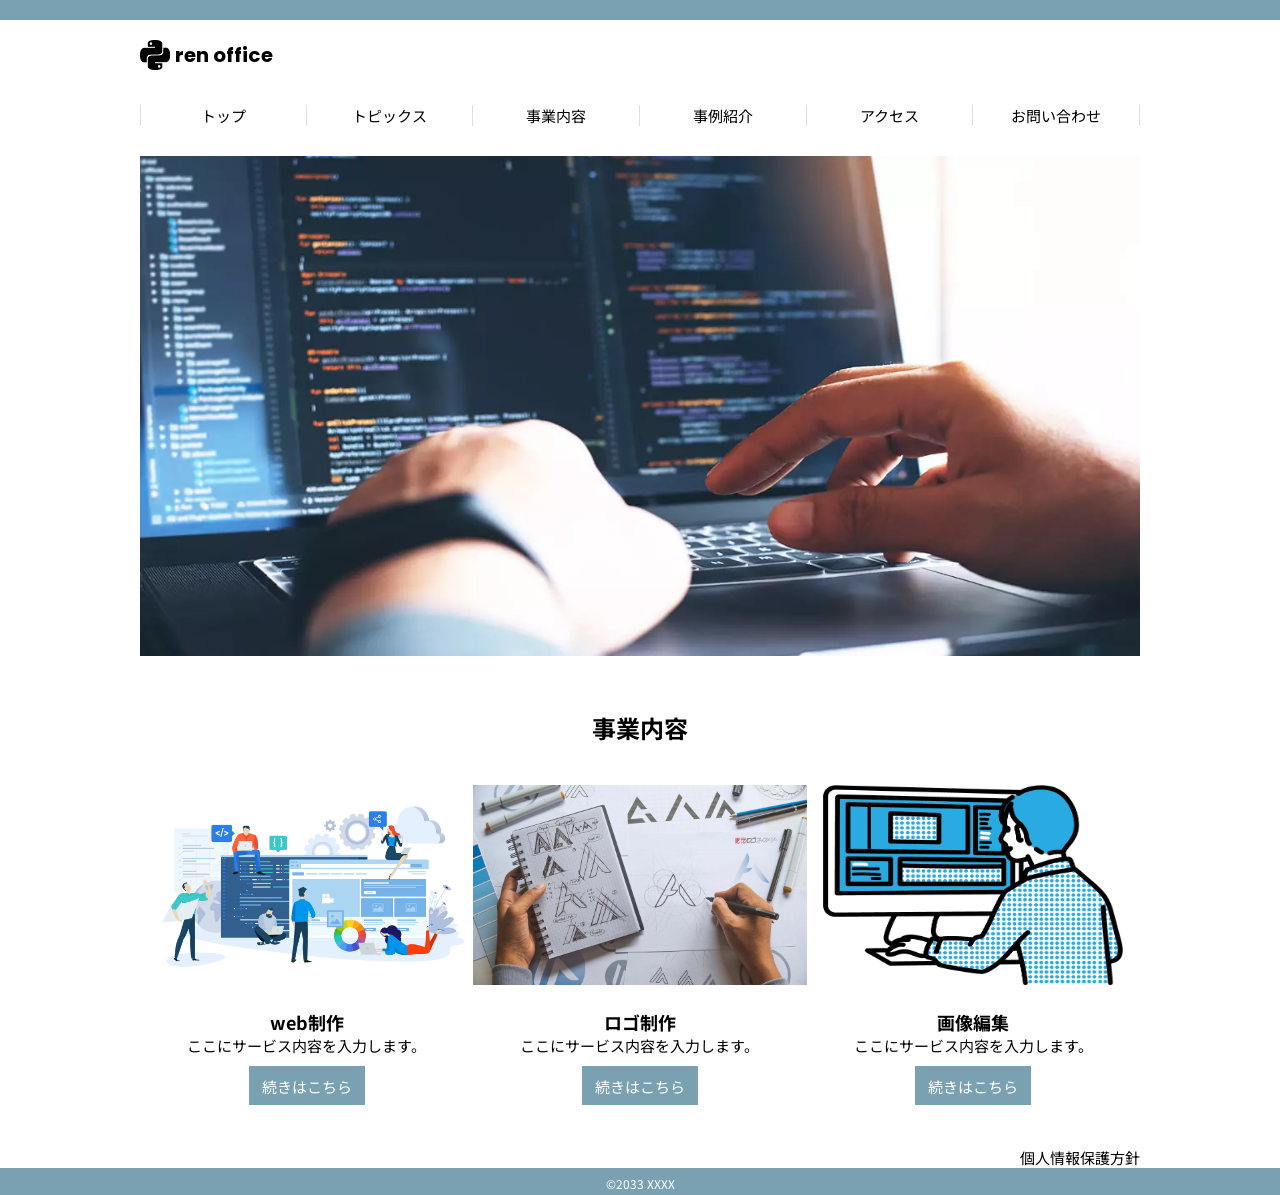
<file: network/index.html>
<!DOCTYPE html>
<html lang="ja">
<head>
    <meta charset="UTF-8">
    <meta http-equiv="X-UA-Compatible" content="IE=edge">
    <meta name="viewport" content="width=device-width, initial-scale=1.0">
    <meta name="description" content="ren office profile">
    <title>ren office</title>
    <!-- style.css -->
    <link rel="stylesheet" href="style.css">
    <!-- reset.css -->
    <link rel="stylesheet" href="reset.css">

    <!-- Google Font -->
    <link rel="preconnect" href="https://fonts.googleapis.com">
    <link rel="preconnect" href="https://fonts.gstatic.com" crossorigin>
    <link href="https://fonts.googleapis.com/css2?family=Dancing+Script:wght@700&family=Noto+Sans+JP:wght@400;500;700&family=Poppins:wght@400;500;700&display=swap" rel="stylesheet">
</head>
<body>
    <header class="w_inner">
        <div class="logo">
            <a href="" class="flex">
                <img src="py.jpg"> 
                <p class="pop">ren office</p>
            </a>
        </div>
        <ul>
            <li><a href="">トップ</a></li>
            <li><a href="">トピックス</a></li>
            <li><a href="">事業内容</a></li>
            <li><a href="">事例紹介</a></li>
            <li><a href="">アクセス</a></li>
            <li><a href="">お問い合わせ</a></li>
        </ul>
    </header>
    <div class="container w_inner">
        <img id="photo" src="se.webp">
    </div>
    <div class="container_service w_inner">
        <h2>事業内容</h2>
        <div class="service_block">
            <div class="service">
                <img src="web.webp" alt="">
                <div class="ttl">web制作</div>
                <div class="explain">ここにサービス内容を入力します。</div>
                <a href="">続きはこちら</a>
            </div>
            <div class="service">
                <img src="logomake.jpg" alt="">
                <div class="ttl">ロゴ制作</div>
                <div class="explain">ここにサービス内容を入力します。</div>
                <a href="">続きはこちら</a>
            </div>
            <div class="service">
                <img src="gazou.png" alt="" width="300"; height="200">
                <div class="ttl">画像編集</div>
                <div class="explain">ここにサービス内容を入力します。</div>
                <a href="">続きはこちら</a>
            </div>
        </div>
    </div>
    <footer>
        <div class="pp_link w_inner">
            <a href="">個人情報保護方針</a>
        </div>
        <div class="copy">
            <h6>&copy;2033 XXXX</h6>
        </div>
    </footer>
</body>
</html>
</file>
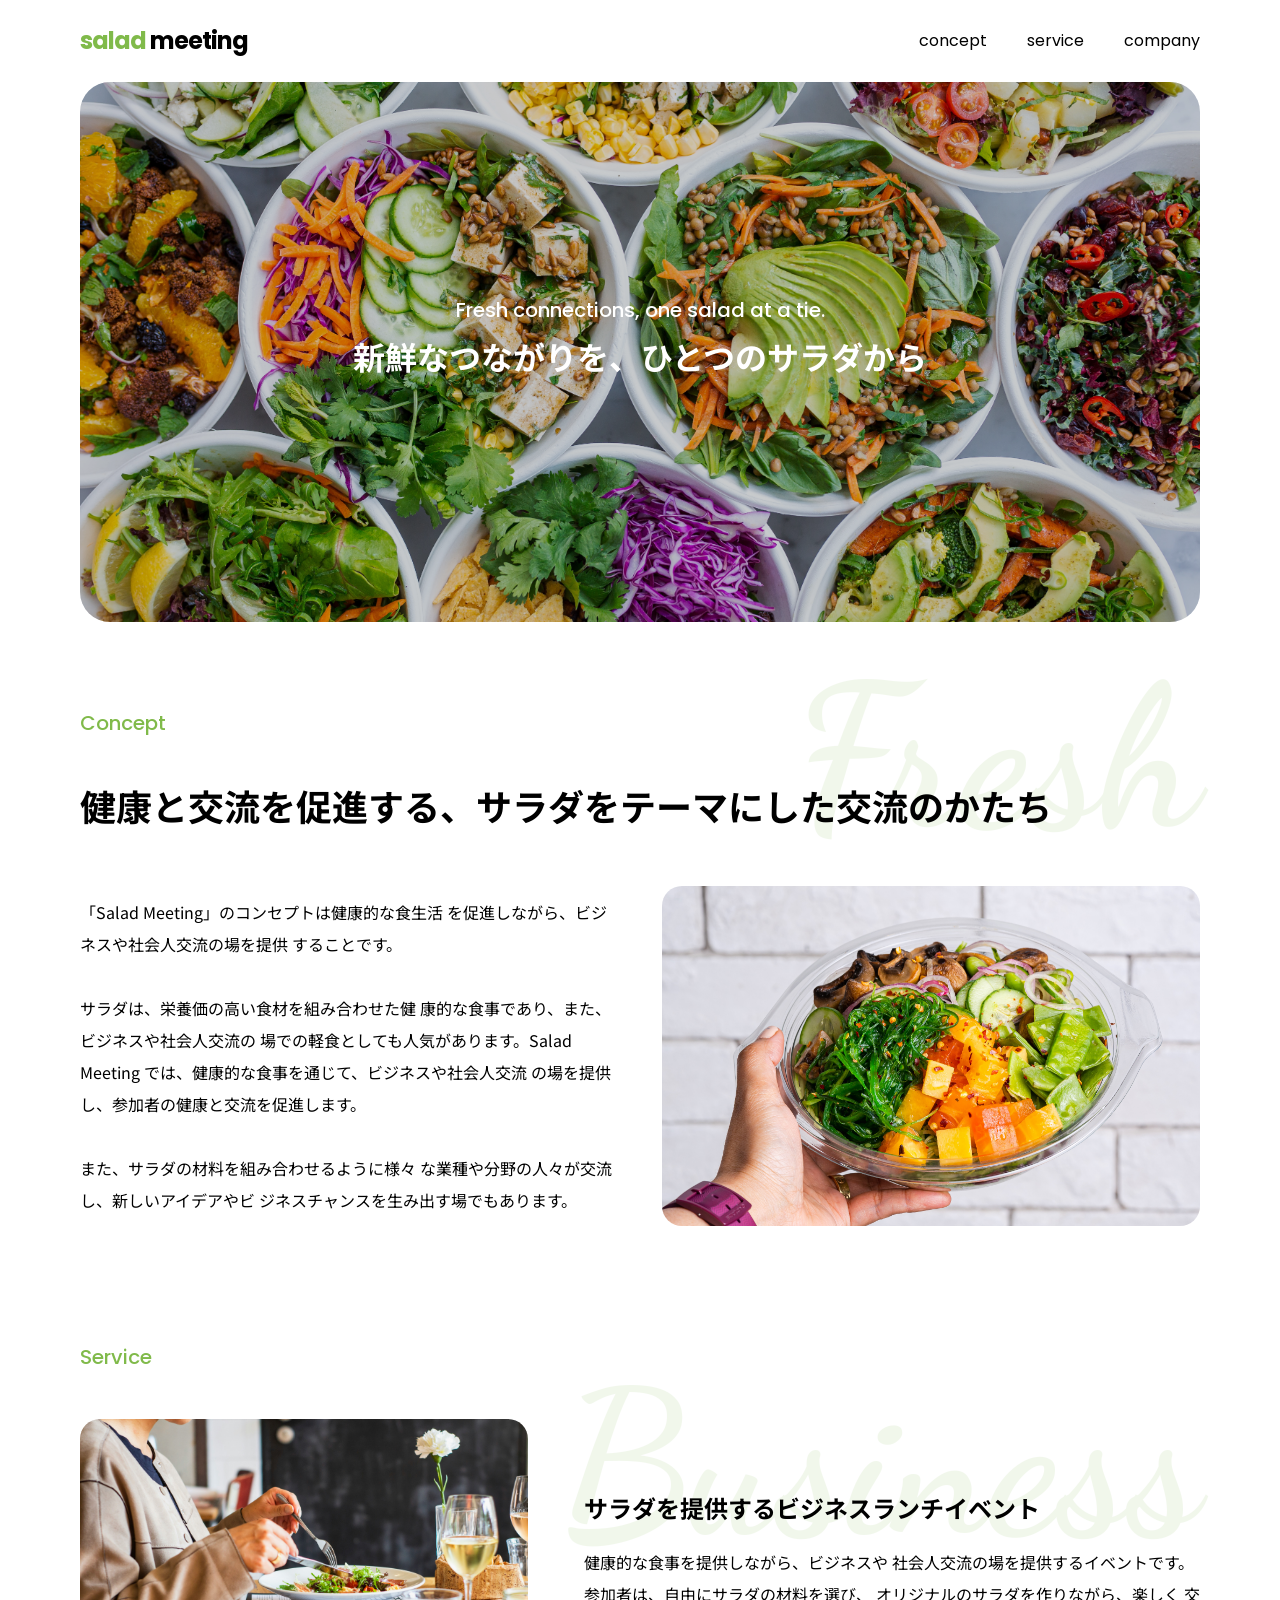
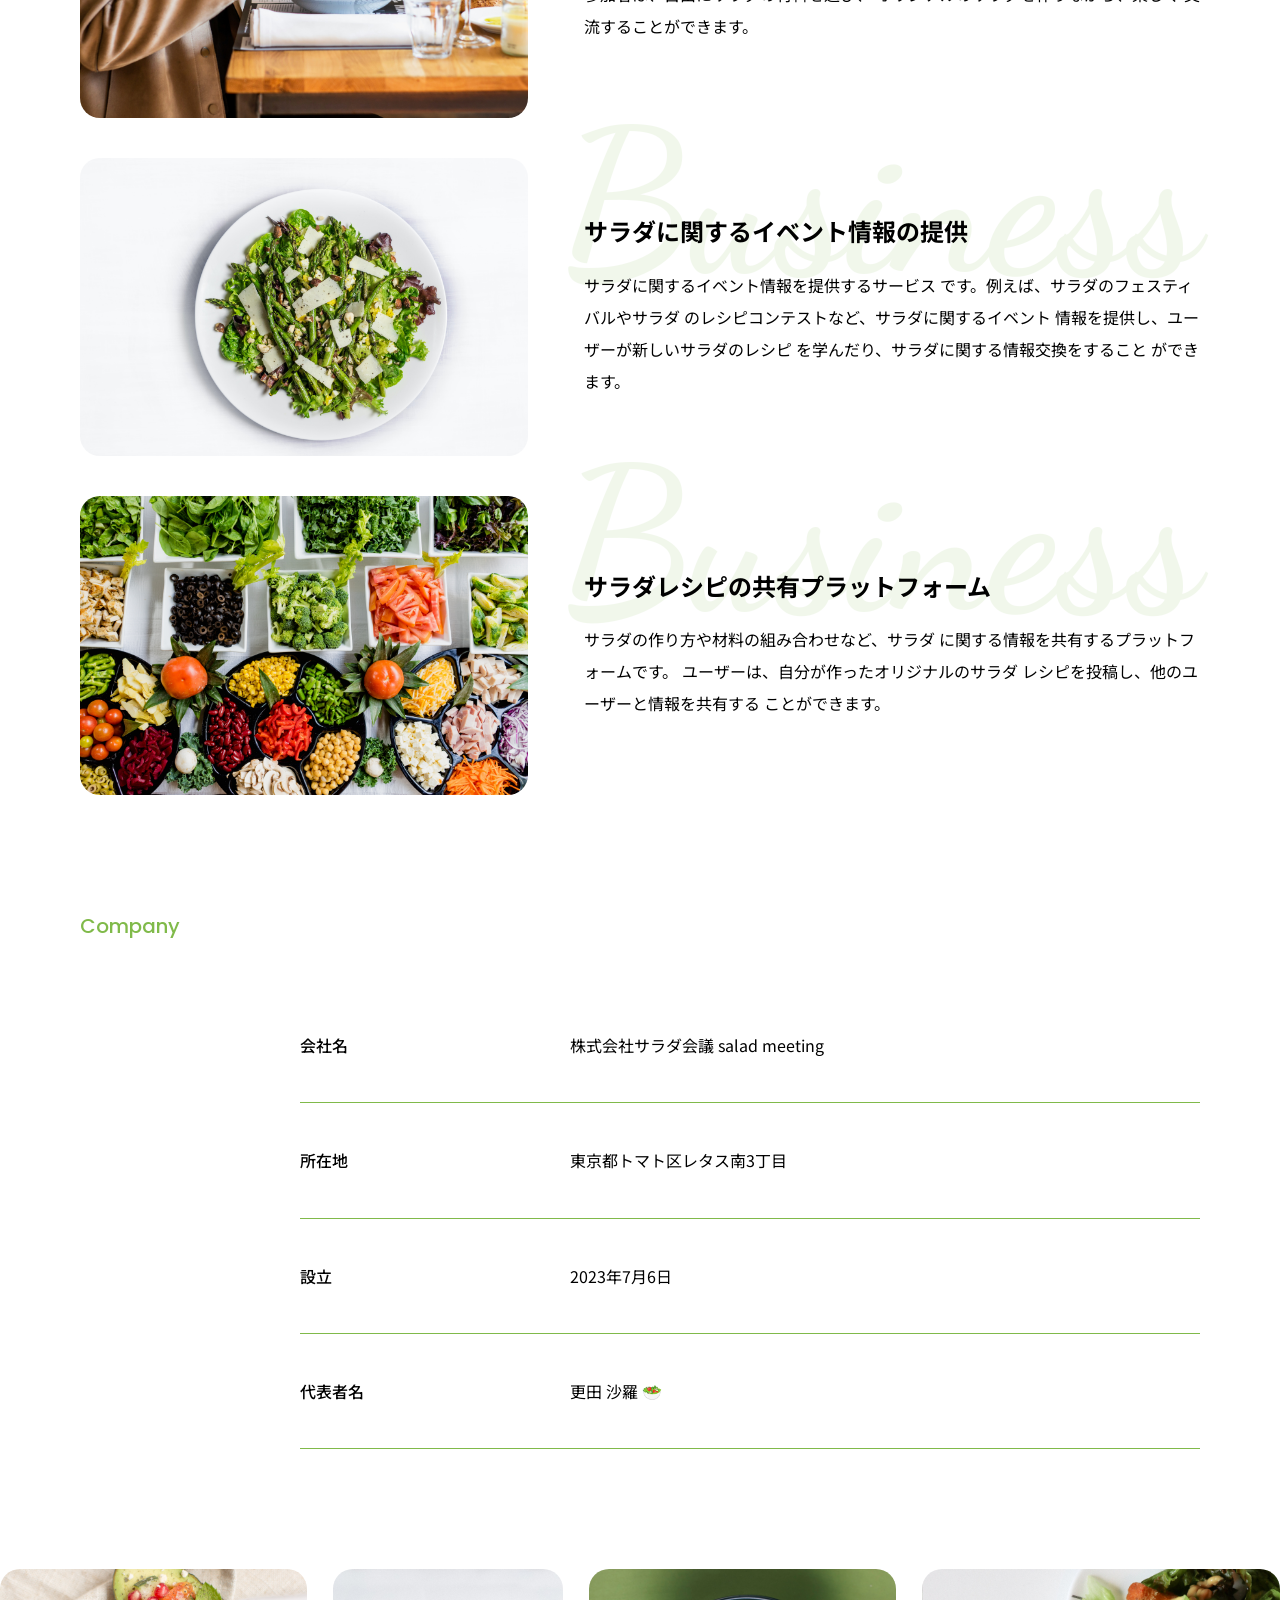
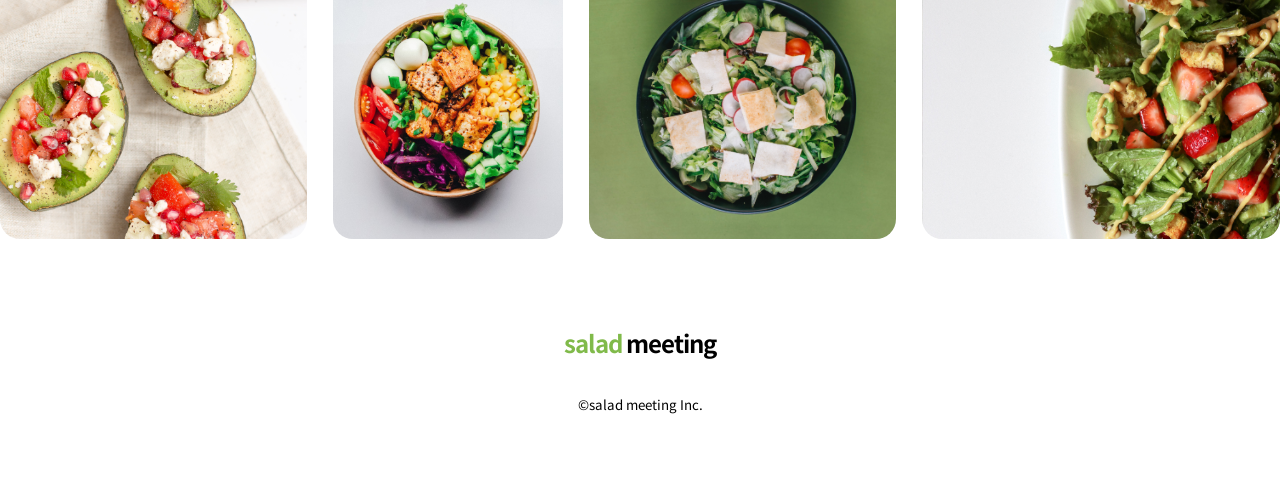
<file: network2/index.html>
<!DOCTYPE html>
<html lang="en">
<head>
    <meta charset="UTF-8">
    <meta name="viewport" content="width=device-width, initial-scale=1.0">
    <meta name="discription" content="おいしいサラダ">
    <title>Document</title>

    <!-- style.css  /////   reset.css    -->
    <link rel="stylesheet" href="style.css">
    <link rel="stylesheet" href="reset.css">

    <!-- google font -->

    <link rel="preconnect" href="https://fonts.googleapis.com">
    <link rel="preconnect" href="https://fonts.gstatic.com" crossorigin>
    <link href="https://fonts.googleapis.com/css2?family=Dancing+Script:wght@700&family=Noto+Sans+JP:wght@400;500;700&family=Poppins:wght@400;500;700&display=swap" rel="stylesheet">
</head>
<body>
    <header>
        <div class="container flex pop">
            <a href="" class="logo">
                <span>salad</span> meeting
            </a>
            <nav>
                <ul class="flex header_menu">
                    <li><a href="#concept">concept</a></li>
                    <li><a href="#service">service</a></li>
                    <li><a href="#company">company</a></li>
                </ul>
            </nav>
        </div>
    </header>

    <!-- メイン -->
    <main>
        <section id="hero" class="container">
            <div class="hero_inner">
                <p class="pop">Fresh connections, one salad at a tie.</p>
                <h1>新鮮なつながりを、ひとつのサラダから</h1>
            </div>
        </section>
        
        <section id="concept" class="container">
            <div class="heading">Fresh</div>
            <h2 class="title pop">Concept</h2>
            <h3>
                健康と交流を促進する、サラダをテーマにした交流のかたち
            </h3>
            <div class="flex">
                <div class="column2 text">
                    「Salad Meeting」のコンセプトは健康的な食生活
                    を促進しながら、ビジネスや社会人交流の場を提供
                    することです。<br>
                    <br>サラダは、栄養価の高い食材を組み合わせた健
                    康的な食事であり、また、ビジネスや社会人交流の
                    場での軽食としても人気があります。Salad Meeting
                    では、健康的な食事を通じて、ビジネスや社会人交流
                    の場を提供し、参加者の健康と交流を促進します。<br>
                    <br>また、サラダの材料を組み合わせるように様々
                    な業種や分野の人々が交流し、新しいアイデアやビ
                    ジネスチャンスを生み出す場でもあります。
                </div>
                <div class="column2 column_img"></div>
            </div>       
        </section>

        <section id="service" class="container">
            <div class="title pop">Service</div>
            <div class="service_inner flex">
                <div class="column40">
                    <img src="y3.jpg" width="100%">
                </div>
                <div class="column55">
                    <div class="heading">Business</div>
                    <h3>サラダを提供するビジネスランチイベント</h2>
                    <p class="text">
                        健康的な食事を提供しながら、ビジネスや
                        社会人交流の場を提供するイベントです。
                        参加者は、自由にサラダの材料を選び、
                        オリジナルのサラダを作りながら、楽しく
                        交流することができます。
                    </p>
                </div>
            </div>

            <div class="service_inner flex">
                <div class="column40">
                    <img src="y4.jpg" width="100%">
                </div>
                <div class="column55">
                    <div class="heading">Business</div>
                    <h3>サラダに関するイベント情報の提供</h2>
                    <p class="text">
                        サラダに関するイベント情報を提供するサービス
                        です。例えば、サラダのフェスティバルやサラダ
                        のレシピコンテストなど、サラダに関するイベント
                        情報を提供し、ユーザーが新しいサラダのレシピ
                        を学んだり、サラダに関する情報交換をすること
                        ができます。
                    </p>
                </div>
            </div>

            <div class="service_inner flex">
                <div class="column40">
                    <img src="y5.jpg" width="100%">
                </div>
                <div class="column55">
                    <div class="heading">Business</div>
                    <h3>サラダレシピの共有プラットフォーム</h2>
                    <p class="text">
                        サラダの作り方や材料の組み合わせなど、サラダ
                        に関する情報を共有するプラットフォームです。
                        ユーザーは、自分が作ったオリジナルのサラダ
                        レシピを投稿し、他のユーザーと情報を共有する
                        ことができます。
                    </p>
                </div>
            </div>
        </section>

        <section id="company" class="container">
            <div class="title pop">Company</div>
            <dl class="flex">
                <dt>会社名</dt>
                <dd>株式会社サラダ会議  salad meeting</dd>
                <dt>所在地</dt>
                <dd>東京都トマト区レタス南3丁目</dd>
                <dt>設立</dt>
                <dd>2023年7月6日</dd>
                <dt>代表者名</dt>
                <dd>更田 沙羅 🥗</dd>
            </dl>
        </section>
    </main>

    <footer>
        <div class="flex">
            <div class="column1"></div>
            <div class="column22"></div>
            <div class="column3"></div>
            <div class="column4"></div>
        </div>
        <div class="aaa">
            <a href="" class="logo"><span>salad</span> meeting</a>
        </div>
        <p class="copy">&copy;salad meeting Inc.</p>

    </footer>
</body>
</html>
</file>
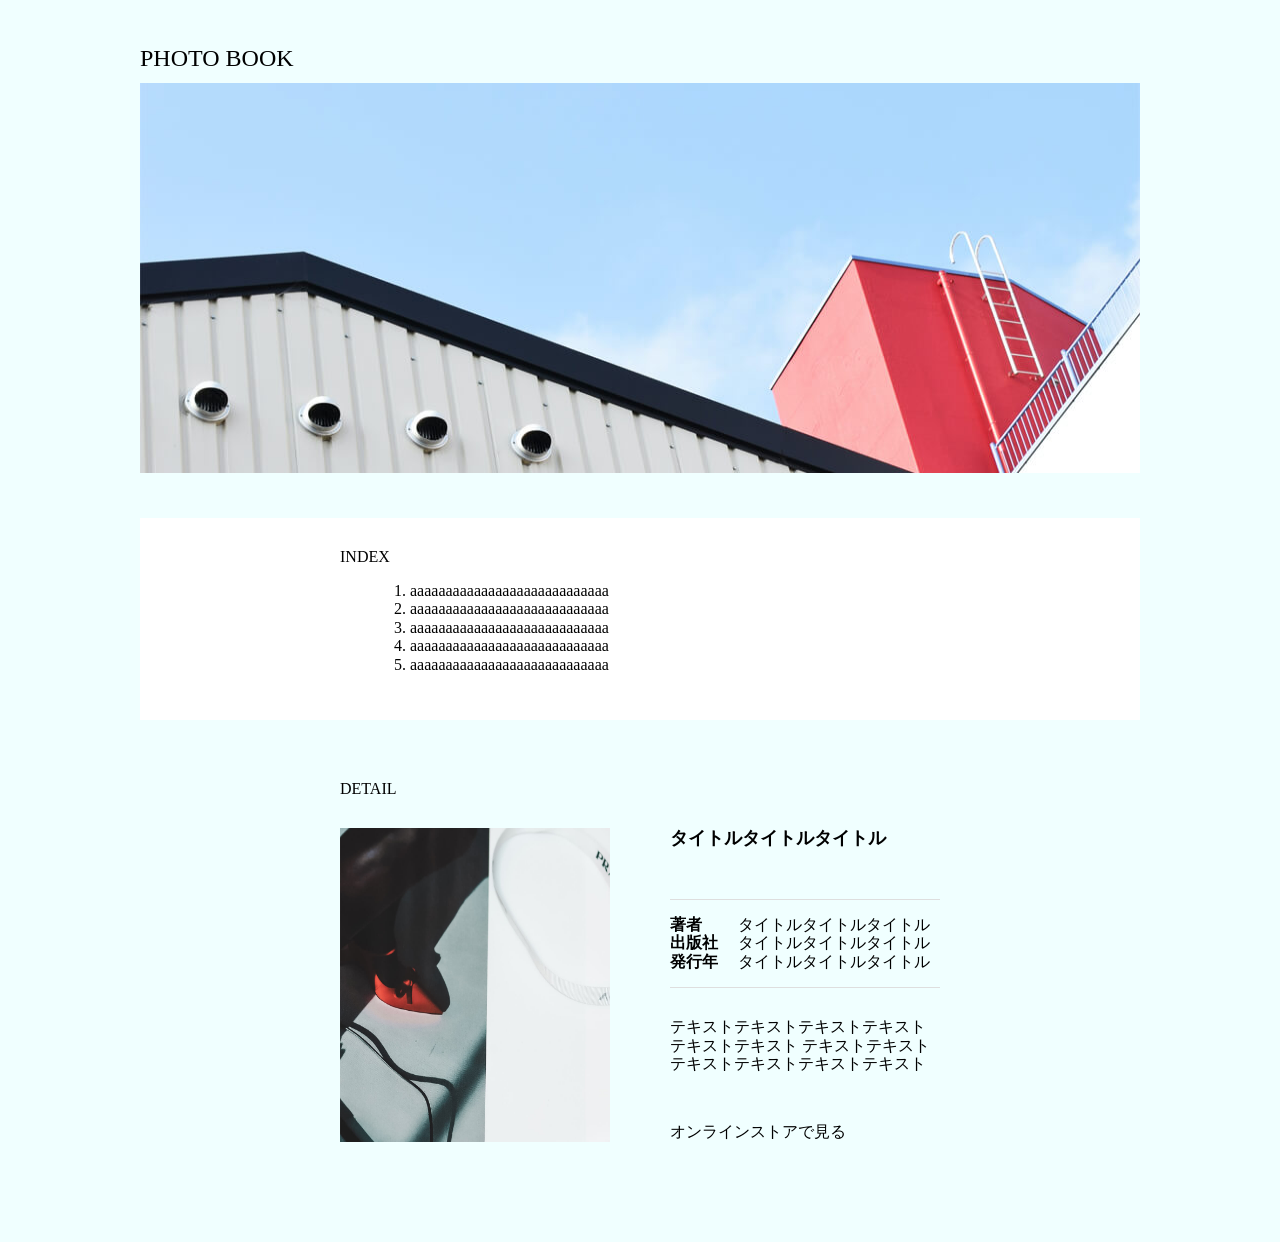
<file: network3/index.html>
<!DOCTYPE html>
<html lang="en">
<head>
    <meta charset="UTF-8">
    <meta name="viewport" content="width=device-width, initial-scale=1.0">
    <title>Document</title>
    <meta name="description" content="sample text">

    <!-- font -->
    <link rel="preconnect" href="https://fonts.googleapis.com">
    <link rel="preconnect" href="https://fonts.gstatic.com" crossorigin>
    <link href="https://fonts.googleapis.com/css2?family=Dancing+Script:wght@700&family=Noto+Sans+JP:wght@400;500;700&family=Poppins:wght@400;500;700&display=swap" rel="stylesheet">

    <!-- reset.css -->
    <link rel="stylesheet" href="reset.css">

    <!-- style.css -->
    <link rel="stylesheet" href="style.css">
</head>
<body>
    <div class="container">
        <header>
            <h2 class="logo">PHOTO BOOK</h2>
            <img src="s1.jpg">
        </header>

        <main>
            <div class="INDEX">
                <div class="inner">
                    <h2 class="section-title">INDEX</h2>
                    <ol>
                        <li>aaaaaaaaaaaaaaaaaaaaaaaaaaaa</li>
                        <li>aaaaaaaaaaaaaaaaaaaaaaaaaaaa</li>
                        <li>aaaaaaaaaaaaaaaaaaaaaaaaaaaa</li>
                        <li>aaaaaaaaaaaaaaaaaaaaaaaaaaaa</li>
                        <li>aaaaaaaaaaaaaaaaaaaaaaaaaaaa</li>
                    </ol>
                </div>
            </div>
            <section id="detail">
                <div class="inner">
                    <h2 class="section-title">DETAIL</h2>
                    <div class="flex">
                        <img src="s2.jpg">
                        <div class="column50">
                            <h2 class="title">タイトルタイトルタイトル</h2>
                            <dl>
                                <dt>著者</dt>
                                <dd>タイトルタイトルタイトル</dd>
                                <dt>出版社</dt>
                                <dd>タイトルタイトルタイトル</dd>
                                <dt>発行年</dt>
                                <dd>タイトルタイトルタイトル</dd>
                            </dl>
                            <p>テキストテキストテキストテキスト
                                テキストテキスト テキストテキスト
                                テキストテキストテキストテキスト
                            </p>
                            <a href="">オンラインストアで見る</a>
                        </div>
                    </div>
                </div>
                
            </section>
        </main>
    </div>
    
    
</body>
</html>
</file>
<file: network/style.css>
@charset "UTF-8";

body {
    font-family: 'Noto Sans JP', '游明朝 Medium',  sans-serif;
    font-size: 15px;
    border-top: 20px solid #79a1b1 !important;
}
.pop {
    font-family:  'Poppins', sans-serif;
}
.a {
    text-decoration: none;
    color: #333;
}
.logo {
    text-align: center;
    display: flex;
    margin-top: 20px;
    margin-bottom: 30px;
}
.logo p {
    font-size: 20px;
    font-weight: 700;
    margin-left: 5px;

}
.logo img {
    width: 30px;
    height: 30px;
    display: inline-block;
    margin-bottom: 5px;
}
.flex {
    display: flex;
    justify-content: space-between;
}
.w_inner {
    width: 1000px;
    margin: 0 auto;
}
header ul {
    display: flex;
    margin-bottom: 30px;
}
header ul li {
    width: 200px;
    text-align: center;
    border-right: 1px solid #ddd;
}
header ul li:first-child {
    border-left: 1px solid #ddd;
}
header ul li a {
    display: block;
}
#photo {
    text-align: center;
    width: 1000px;
    height: 500px;
    display: inline-block;
}

.container_service .service_block {
    display: flex;
    justify-content: space-between;
}
.container_service .service{
    width: 380px;
    text-align: center;
    margin-bottom: 50px;
}
.container_service h2 {
    text-align: center;
    font-weight: bold;
    font-size: 24px;
    margin-bottom: 40px;
    margin-top: 50px;
}
.container_service .service img {
    margin-bottom: 20px;
}
.container_service .service .ttl {
    font-weight: bold;
    font-size: 18px;
}
.container_service .service .explain {
    margin-bottom: 20px;
}
.container_service .service a {
    background: #79a1b1;
    color: #fff;
    padding: 10px 13px 8px;
}
.footer {
    margin-top: 30px;
}
footer .pp_link {
    text-align: right;
}
.copy {
    text-align: center;
    background-color: #79a1b1;
    color: #fff;
    font-size: 12px;
    padding: 7px 0px 3px;
}

ul li a:hover{
    color: #79a1b1;
    transition: .3s;
}

ul li a {
    transition: .3s;
}
</file>
<file: network2/style.css>
html {
    font-family: 'Noto Sans JP', sans-serif;
}

.pop {
    font-family: 'Poppins', sans-serif;
}

.container {
    width: 90%;
    max-width: 1120px;
    margin: 0 auto;
    position: relative;
}
 
.flex {
    display: flex;
    justify-content: space-between;
    flex-wrap: wrap;
    align-items: center;
}

/* ヘッダー */
header {
    padding: 27px 0;

}

span {
    color: #80ba4a;
}

.logo {
    font-size: 24px;
    font-weight: 700;
    letter-spacing: -0.04em;
}

.header_menu li {
    margin-left: 40px;
    transition: .3s;
}

.header_menu li:hover {
    color: #80ba4a;
    transition: .3s;
}

/* メイン */

#hero {
    background-image: url(y1.jpg);
    background-position: center;
    background-size: cover;
    display: flex;
    height: 540px;
    border-radius: 30px;
    margin-bottom: 90px;
    overflow: hidden;
    align-items: center;
}

#hero::before {
    content: '';
    width: 100%;
    height: 100%;
    background-color: #000;
    position: absolute;
    opacity: 0.2;
    z-index: 1;
}

.hero_inner {
    z-index: 2;
    color: #ffffff;
    width: 100%;
    text-align: center;
}

.hero_inner p{
    font-size: 20px;
    font-weight: 500;
    margin-bottom: 16px;
}

.hero_inner h1 {
    font-size: 32px;
    font-weight: 700;
    margin-bottom: 30px;
}

/* コンセプト */

#concept {
    margin-bottom: 120px;
}

.heading {
    z-index: -1;
    font-family: 'Dancing Script', cursive;
    color: #80ba4a;
    opacity: 0.1;
    font-size: 200px;
    font-weight: 700;
    position: absolute;
    top: 0;
    right: 0;
    transform: translateY(-30%);
}

.title {
    font-size: 20px;
    font-weight: 500;
    color: #80ba4a;
    margin-bottom: 50px;
}

.text {
    line-height: 2;
}

#concept h3 {
    font-size: 36px;
    font-weight: 700;
    margin-bottom: 60px;
}

.column_img {
    background-image: url(y2.jpg);
    background-position: center;
    background-size: cover;
    height: 340px;
    border-radius: 20px;
}

.column2 {
    width: 48%;
}


/* Service */

#service {
    margin-bottom: 120px;
}

.service_inner {
    margin-bottom: 40px;
    position: relative;
}

.column45 {
    width: 40%;
}

.column55 {
    width: 55%;
}

.column40  {
    width: 40%;
}

#service img {
    border-radius: 20px;
}

.column55 h3 {
    font-size: 24px;
    font-weight: 700;
    margin-bottom: 24px;
}

/* company */

#company {
    margin-bottom: 120px;
}

#company dt {
    width: 30%;
    padding: 48px 0;
    font-weight: 500;
    border-bottom: solid 1px #80ba4a;
}

#company dd {
    width: 70%;
    padding: 48px 0;
    border-bottom: solid 1px #80ba4a;
}

#company dl {
    margin-left: auto;
    max-width: 900px;
}

/* フッター */

.column1 {
    background-image: url(y6.jpg);
    background-position: center;
    background-size: cover;
    width: 24%;
    height: 270px;
    border-radius: 20px;
}

.column22 {
    background-image: url(y7.jpg);
    background-position: center;
    background-size: cover;
    width: 18%;
    height: 270px;
    border-radius: 20px;
}

.column3 {
    background-image: url(y8.jpg);
    background-position: center;
    background-size: cover;
    width: 24%;
    height: 270px;
    border-radius: 20px;
}

.column4 {
    background-image: url(y9.jpg);
    background-position: center;
    background-size: cover;
    width: 28%;
    height: 270px;
    border-radius: 20px;
}

footer {
    margin: 90px 0;
    text-align: center;
}

.aaa {
    margin-top: 90px;
}

.copy {
    margin-top: 40px;
    margin-bottom: 80px;
    font-size: smaller;
}
</file>
<file: network3/style.css>
/* ヘッダー */

html {
    background-color: azure;
}

header {
    margin-top: 45px;
    margin-bottom: 45px;
}

.container {
    
    max-width: 1000px;
    margin: 0 auto;

}

.pop {
    font-family: 'Poppins', sans-serif;
}

header h2 {
    font-size: 24px;
}

header img  {
    padding-top: 10px;
    width: 100%;
    height: 400px;
}

/* メイン */

.INDEX {
    background-color: #fff;
    margin-bottom: 60px;
    padding: 30px 0;
}

.title {
    font-size: 1.125rem;
    font-weight: bold;
    margin-bottom: 10px;
}

.INDEX ol {
    max-width: 600px;
    margin-left: 30px;

}

.inner {
    max-width: 600px;
    margin: 0 auto;
}

/* DETAIL */

#detail {
    margin-bottom: 100px;
}

#detail .section-title {
    margin-bottom: 30px;
}



.column50 .title {
    margin-bottom: 50px;
}

.column50 dl {
    margin: 30px 0;
    display: flex;
    flex-wrap: wrap; 
    padding: 16px 0;
    border-top: solid 1px #dedede;
    border-bottom: solid 1px #dedede;
}

.column50 dd {
    width: 75%;
}

.flex {
    display: flex;
    justify-content: flex-start;
}

#detail img {
    width: 270px;
    margin-right: 60px;
}

#detail dl dt {
    width: 25%;
}

#detail p {
    margin-bottom: 50px;
}
</file>
